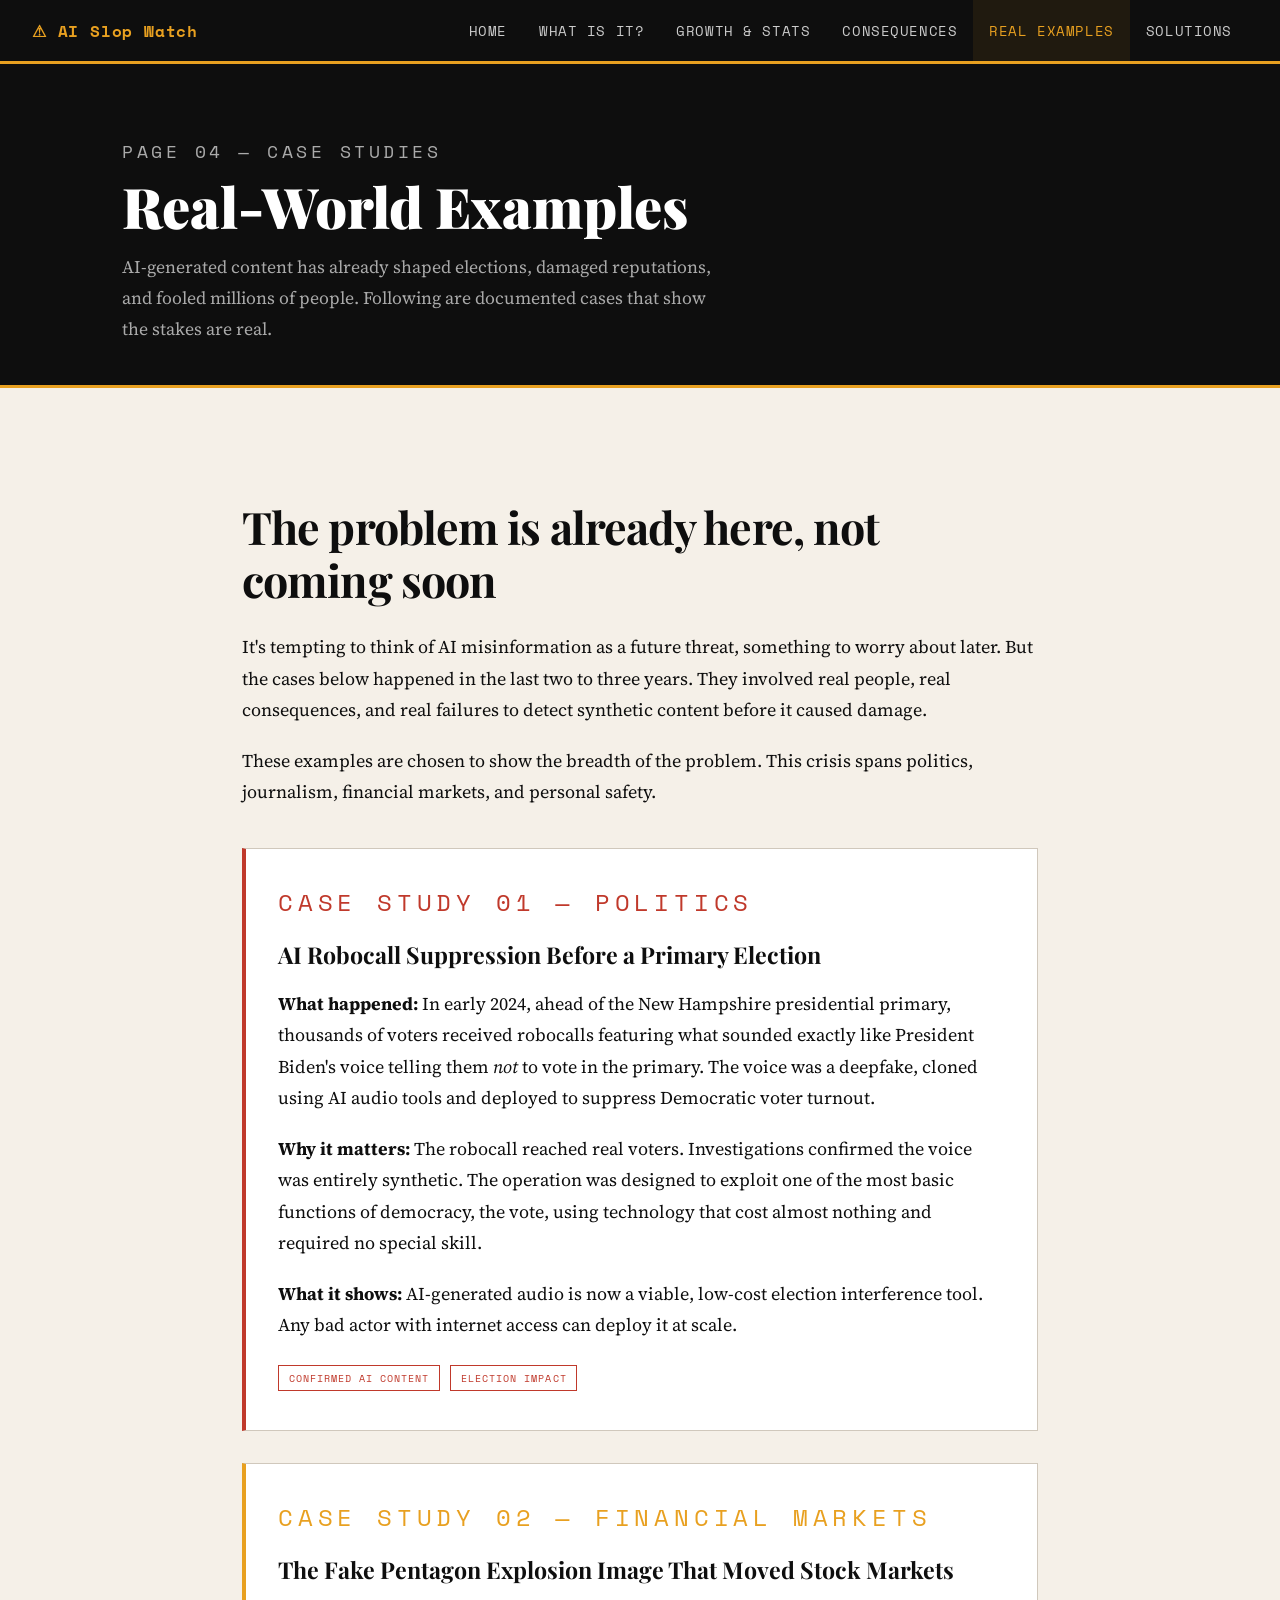
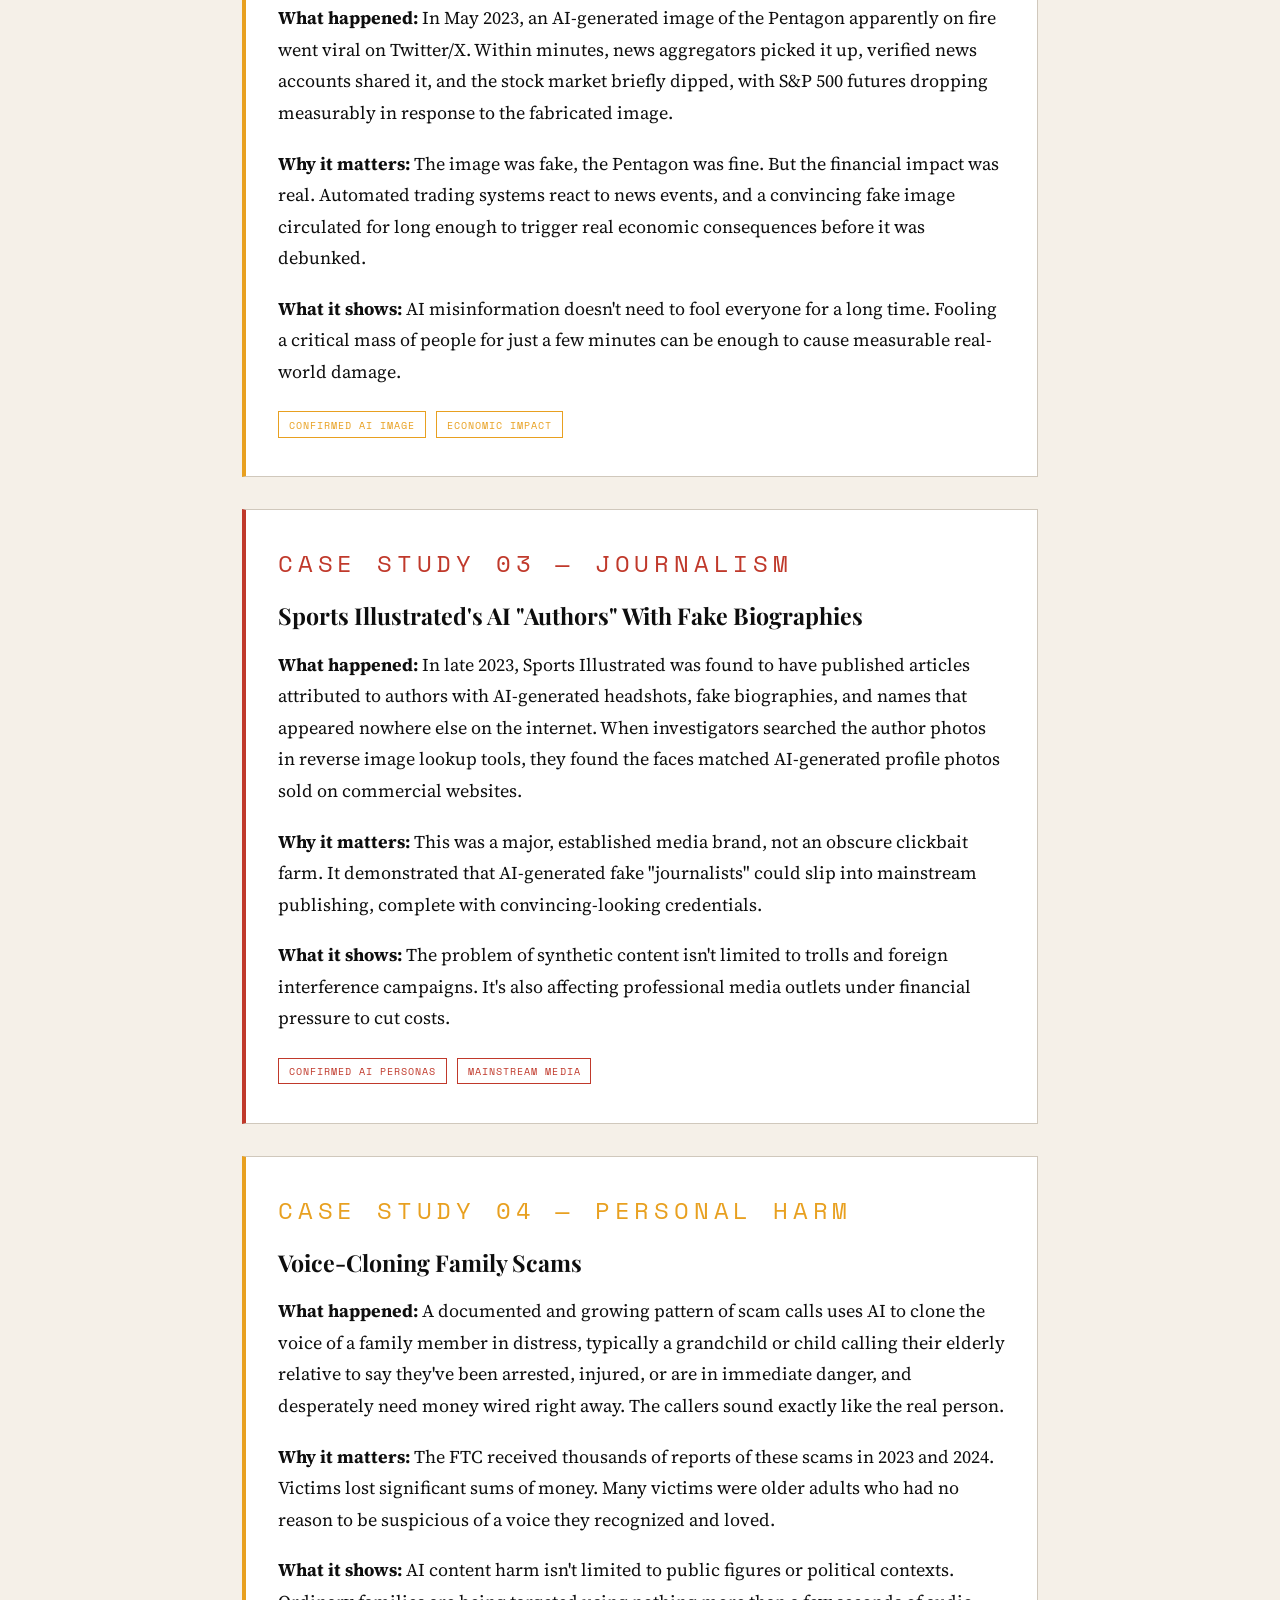
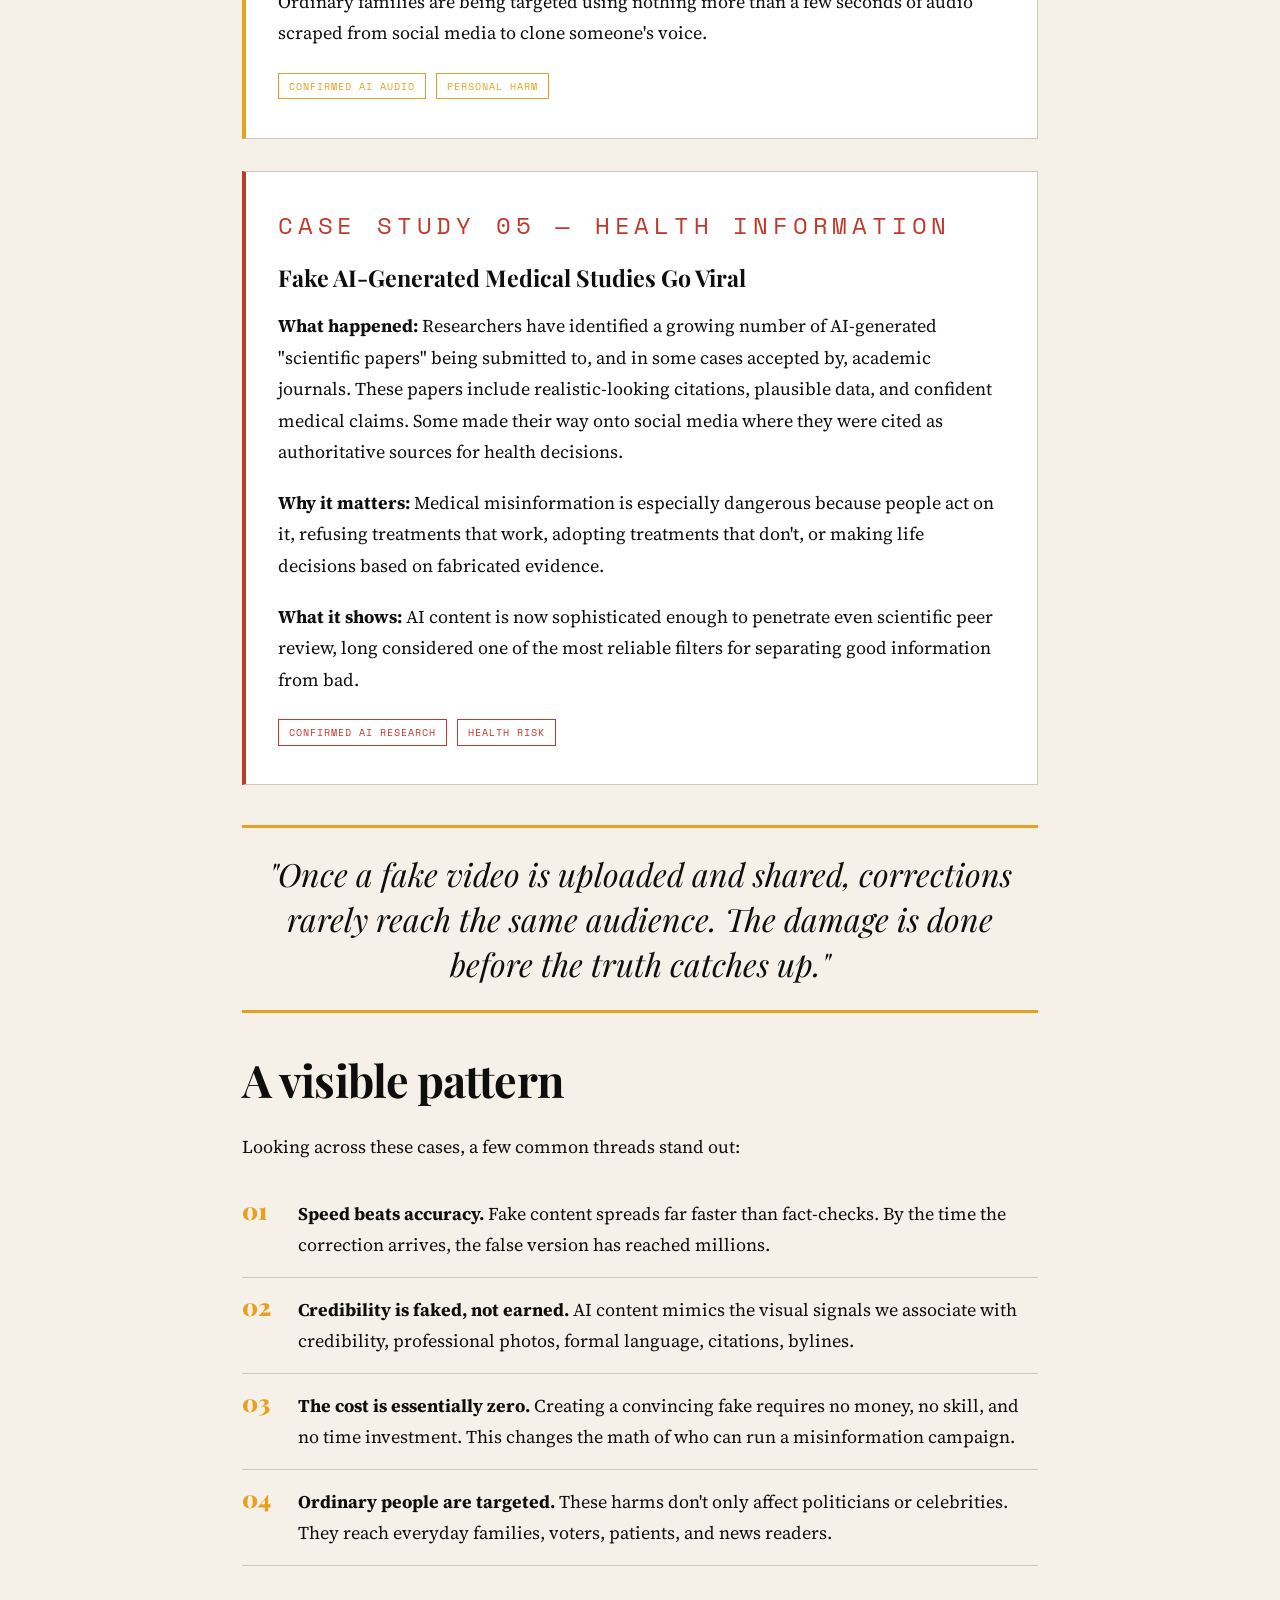
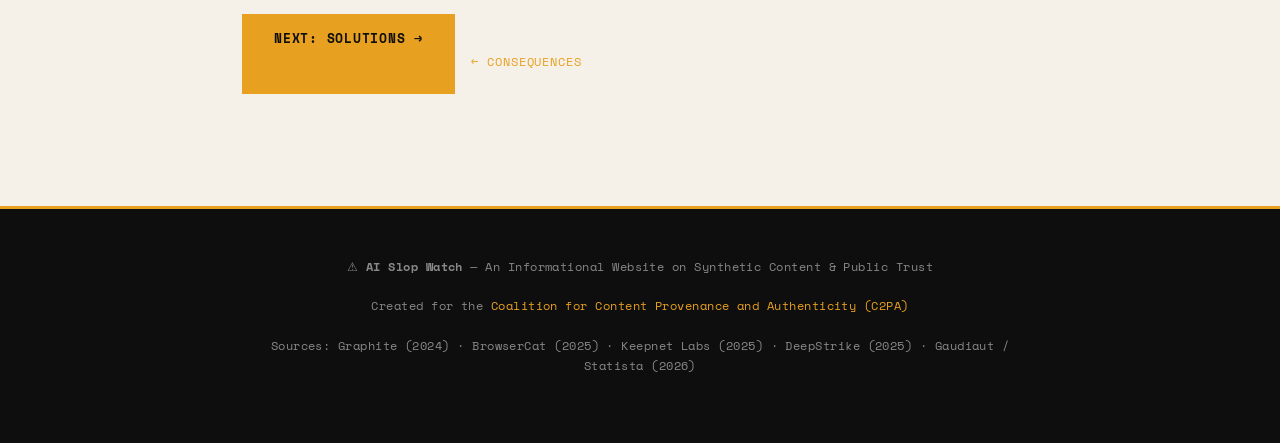
<file: examples.html>
<!DOCTYPE html>
<html lang="en">
<head>
<meta charset="UTF-8">
<meta name="viewport" content="width=device-width, initial-scale=1.0">
<title>Real-World Examples — AI Slop Watch</title>
<link rel="stylesheet" href="style.css">
</head>
<body>

<nav>
  <span class="nav-logo">⚠ AI Slop Watch</span>
  <ul class="nav-links" id="navLinks">
    <li><a href="index.html">Home</a></li>
    <li><a href="what-is-ai-content.html">What Is It?</a></li>
    <li><a href="growth.html">Growth & Stats</a></li>
    <li><a href="consequences.html">Consequences</a></li>
    <li><a href="examples.html" class="active">Real Examples</a></li>
    <li><a href="solutions.html">Solutions</a></li>
  </ul>
  <span class="nav-hamburger" onclick="toggleNav()">☰</span>
</nav>

<div class="page-header">
  <div class="section" style="padding-top:0; padding-bottom:0;">
    <p class="section-label">Page 04 — Case Studies</p>
    <h1>Real-World Examples</h1>
    <p>AI-generated content has already shaped elections, damaged reputations, and fooled millions of people. Following are documented cases that show the stakes are real.</p>
  </div>
</div>

<div class="section" style="max-width:860px; margin: 3rem auto;">

  <h2 class="section-title">The problem is already here, not coming soon</h2>
  <p>It's tempting to think of AI misinformation as a future threat, something to worry about later. But the cases below happened in the last two to three years. They involved real people, real consequences, and real failures to detect synthetic content before it caused damage.</p>
  <p>These examples are chosen to show the breadth of the problem. This crisis spans politics, journalism, financial markets, and personal safety.</p>

  <!-- Case Studies -->
  <div style="margin-top: 2.5rem;">

    <!-- Case 1 -->
    <div class="card" style="margin-bottom: 2rem; border-left: 4px solid var(--red-alert);">
      <p class="section-label" style="color: var(--red-alert);">Case Study 01 — Politics</p>
      <h3>AI Robocall Suppression Before a Primary Election</h3>
      <p><strong>What happened:</strong> In early 2024, ahead of the New Hampshire presidential primary, thousands of voters received robocalls featuring what sounded exactly like President Biden's voice telling them <em>not</em> to vote in the primary. The voice was a deepfake, cloned using AI audio tools and deployed to suppress Democratic voter turnout.</p>
      <p><strong>Why it matters:</strong> The robocall reached real voters. Investigations confirmed the voice was entirely synthetic. The operation was designed to exploit one of the most basic functions of democracy, the vote, using technology that cost almost nothing and required no special skill.</p>
      <p><strong>What it shows:</strong> AI-generated audio is now a viable, low-cost election interference tool. Any bad actor with internet access can deploy it at scale.</p>
      <span class="badge badge-red">Confirmed AI Content</span>
      <span class="badge badge-red">Election Impact</span>
    </div>

    <!-- Case 2 -->
    <div class="card" style="margin-bottom: 2rem; border-left: 4px solid var(--amber);">
      <p class="section-label">Case Study 02 — Financial Markets</p>
      <h3>The Fake Pentagon Explosion Image That Moved Stock Markets</h3>
      <p><strong>What happened:</strong> In May 2023, an AI-generated image of the Pentagon apparently on fire went viral on Twitter/X. Within minutes, news aggregators picked it up, verified news accounts shared it, and the stock market briefly dipped, with S&amp;P 500 futures dropping measurably in response to the fabricated image.</p>
      <p><strong>Why it matters:</strong> The image was fake, the Pentagon was fine. But the financial impact was real. Automated trading systems react to news events, and a convincing fake image circulated for long enough to trigger real economic consequences before it was debunked.</p>
      <p><strong>What it shows:</strong> AI misinformation doesn't need to fool everyone for a long time. Fooling a critical mass of people for just a few minutes can be enough to cause measurable real-world damage.</p>
      <span class="badge badge-amber">Confirmed AI Image</span>
      <span class="badge badge-amber">Economic Impact</span>
    </div>

    <!-- Case 3 -->
    <div class="card" style="margin-bottom: 2rem; border-left: 4px solid var(--red-alert);">
      <p class="section-label" style="color: var(--red-alert);">Case Study 03 — Journalism</p>
      <h3>Sports Illustrated's AI "Authors" With Fake Biographies</h3>
      <p><strong>What happened:</strong> In late 2023, Sports Illustrated was found to have published articles attributed to authors with AI-generated headshots, fake biographies, and names that appeared nowhere else on the internet. When investigators searched the author photos in reverse image lookup tools, they found the faces matched AI-generated profile photos sold on commercial websites.</p>
      <p><strong>Why it matters:</strong> This was a major, established media brand, not an obscure clickbait farm. It demonstrated that AI-generated fake "journalists" could slip into mainstream publishing, complete with convincing-looking credentials.</p>
      <p><strong>What it shows:</strong> The problem of synthetic content isn't limited to trolls and foreign interference campaigns. It's also affecting professional media outlets under financial pressure to cut costs.</p>
      <span class="badge badge-red">Confirmed AI Personas</span>
      <span class="badge badge-red">Mainstream Media</span>
    </div>

    <!-- Case 4 -->
    <div class="card" style="margin-bottom: 2rem; border-left: 4px solid var(--amber);">
      <p class="section-label">Case Study 04 — Personal Harm</p>
      <h3>Voice-Cloning Family Scams</h3>
      <p><strong>What happened:</strong> A documented and growing pattern of scam calls uses AI to clone the voice of a family member in distress, typically a grandchild or child calling their elderly relative to say they've been arrested, injured, or are in immediate danger, and desperately need money wired right away. The callers sound exactly like the real person.</p>
      <p><strong>Why it matters:</strong> The FTC received thousands of reports of these scams in 2023 and 2024. Victims lost significant sums of money. Many victims were older adults who had no reason to be suspicious of a voice they recognized and loved.</p>
      <p><strong>What it shows:</strong> AI content harm isn't limited to public figures or political contexts. Ordinary families are being targeted using nothing more than a few seconds of audio scraped from social media to clone someone's voice.</p>
      <span class="badge badge-amber">Confirmed AI Audio</span>
      <span class="badge badge-amber">Personal Harm</span>
    </div>

    <!-- Case 5 -->
    <div class="card" style="margin-bottom: 2rem; border-left: 4px solid var(--red-alert);">
      <p class="section-label" style="color: var(--red-alert);">Case Study 05 — Health Information</p>
      <h3>Fake AI-Generated Medical Studies Go Viral</h3>
      <p><strong>What happened:</strong> Researchers have identified a growing number of AI-generated "scientific papers" being submitted to, and in some cases accepted by, academic journals. These papers include realistic-looking citations, plausible data, and confident medical claims. Some made their way onto social media where they were cited as authoritative sources for health decisions.</p>
      <p><strong>Why it matters:</strong> Medical misinformation is especially dangerous because people act on it, refusing treatments that work, adopting treatments that don't, or making life decisions based on fabricated evidence.</p>
      <p><strong>What it shows:</strong> AI content is now sophisticated enough to penetrate even scientific peer review, long considered one of the most reliable filters for separating good information from bad.</p>
      <span class="badge badge-red">Confirmed AI Research</span>
      <span class="badge badge-red">Health Risk</span>
    </div>

  </div>

  <div class="pull-quote">
    "Once a fake video is uploaded and shared, corrections rarely reach the same audience. The damage is done before the truth catches up."
  </div>

  <h2 class="section-title">A visible pattern</h2>
  <p>Looking across these cases, a few common threads stand out:</p>
  <ul class="numbered-list">
    <li><strong>Speed beats accuracy.</strong> Fake content spreads far faster than fact-checks. By the time the correction arrives, the false version has reached millions.</li>
    <li><strong>Credibility is faked, not earned.</strong> AI content mimics the visual signals we associate with credibility, professional photos, formal language, citations, bylines.</li>
    <li><strong>The cost is essentially zero.</strong> Creating a convincing fake requires no money, no skill, and no time investment. This changes the math of who can run a misinformation campaign.</li>
    <li><strong>Ordinary people are targeted.</strong> These harms don't only affect politicians or celebrities. They reach everyday families, voters, patients, and news readers.</li>
  </ul>

  <div style="margin-top: 3rem; display: flex; gap: 1rem; flex-wrap: wrap;">
    <a href="solutions.html" class="btn">Next: Solutions →</a>
    <a href="consequences.html" class="back-link" style="line-height: 2.8;">← Consequences</a>
  </div>

</div>

<footer>
  <div class="footer-inner">
    <p>⚠ <strong>AI Slop Watch</strong> — An Informational Website on Synthetic Content &amp; Public Trust</p>
    <p>Created for the <a href="https://c2pa.org" target="_blank">Coalition for Content Provenance and Authenticity (C2PA)</a></p>
    <p>Sources: Graphite (2024) · BrowserCat (2025) · Keepnet Labs (2025) · DeepStrike (2025) · Gaudiaut / Statista (2026)</p>
  </div>
</footer>

<script>
function toggleNav() {
  document.getElementById('navLinks').classList.toggle('open');
}
</script>

</body>
</html>
</file>
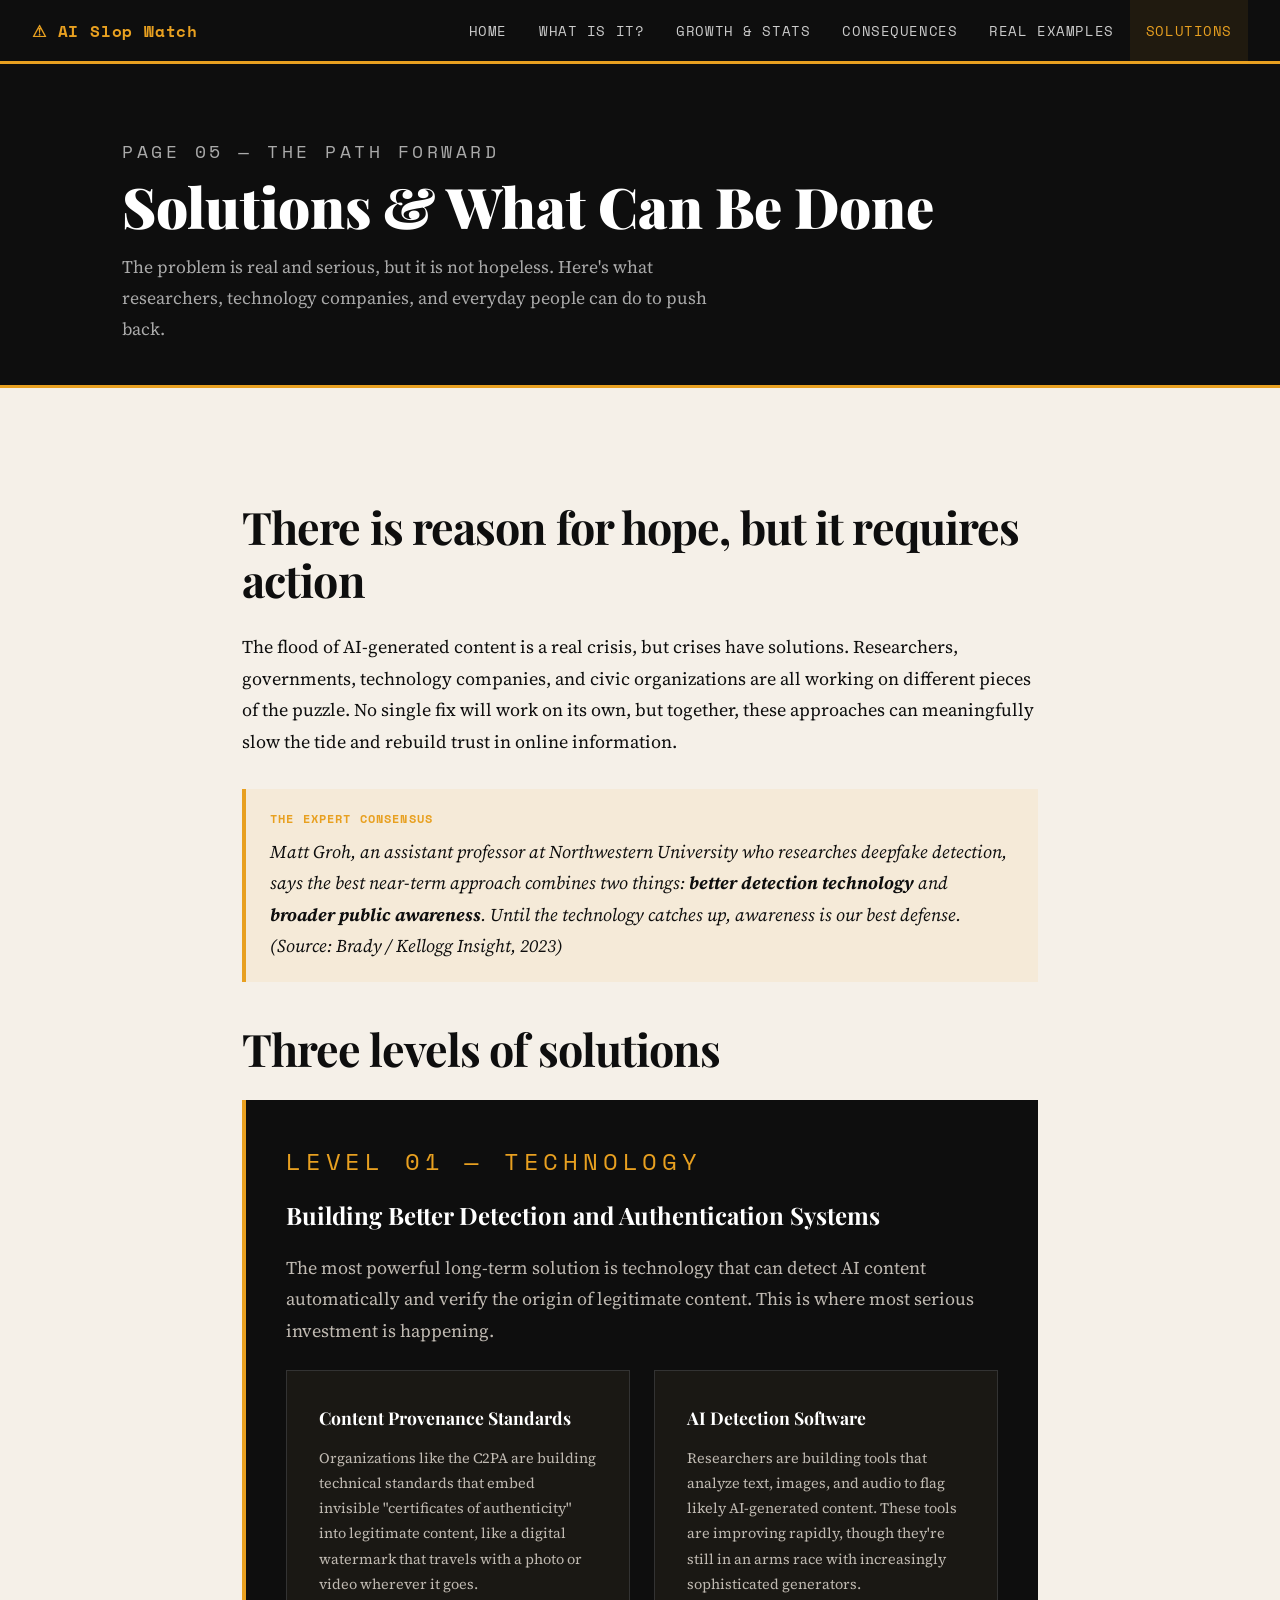
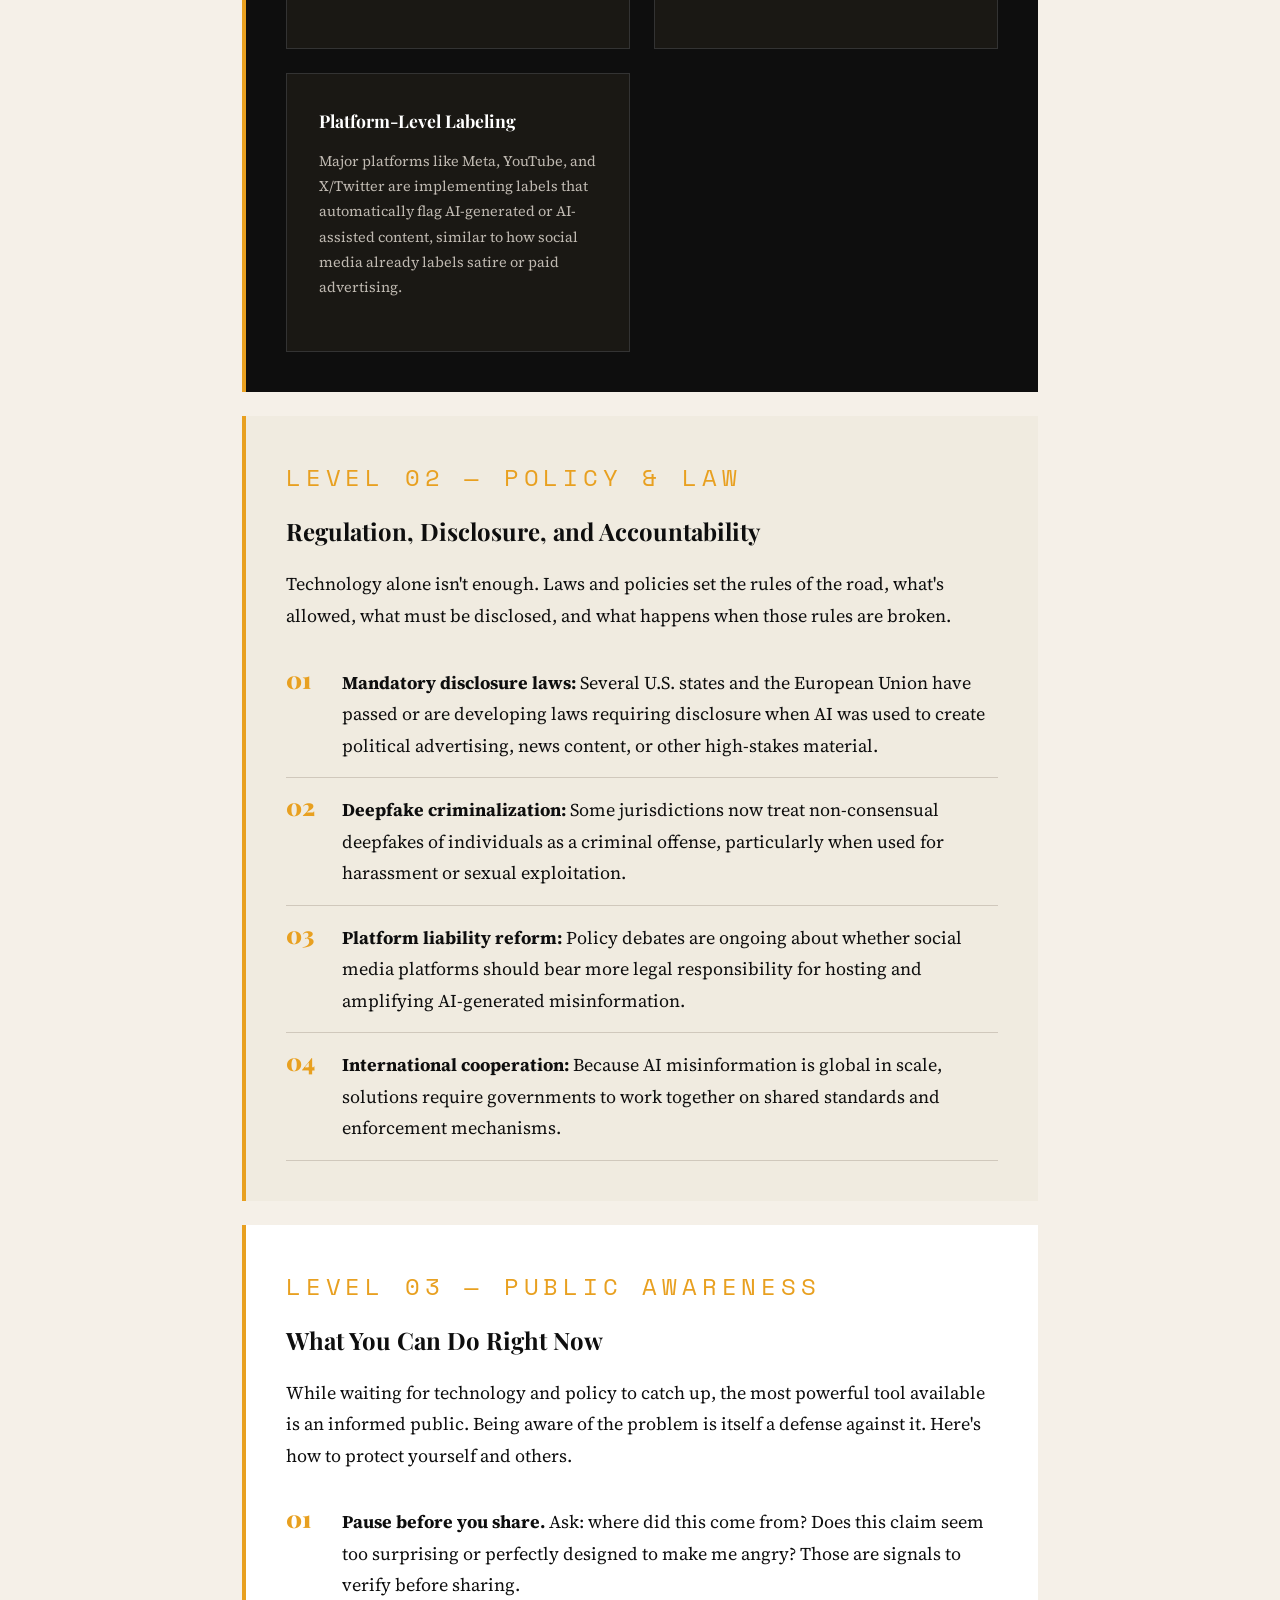
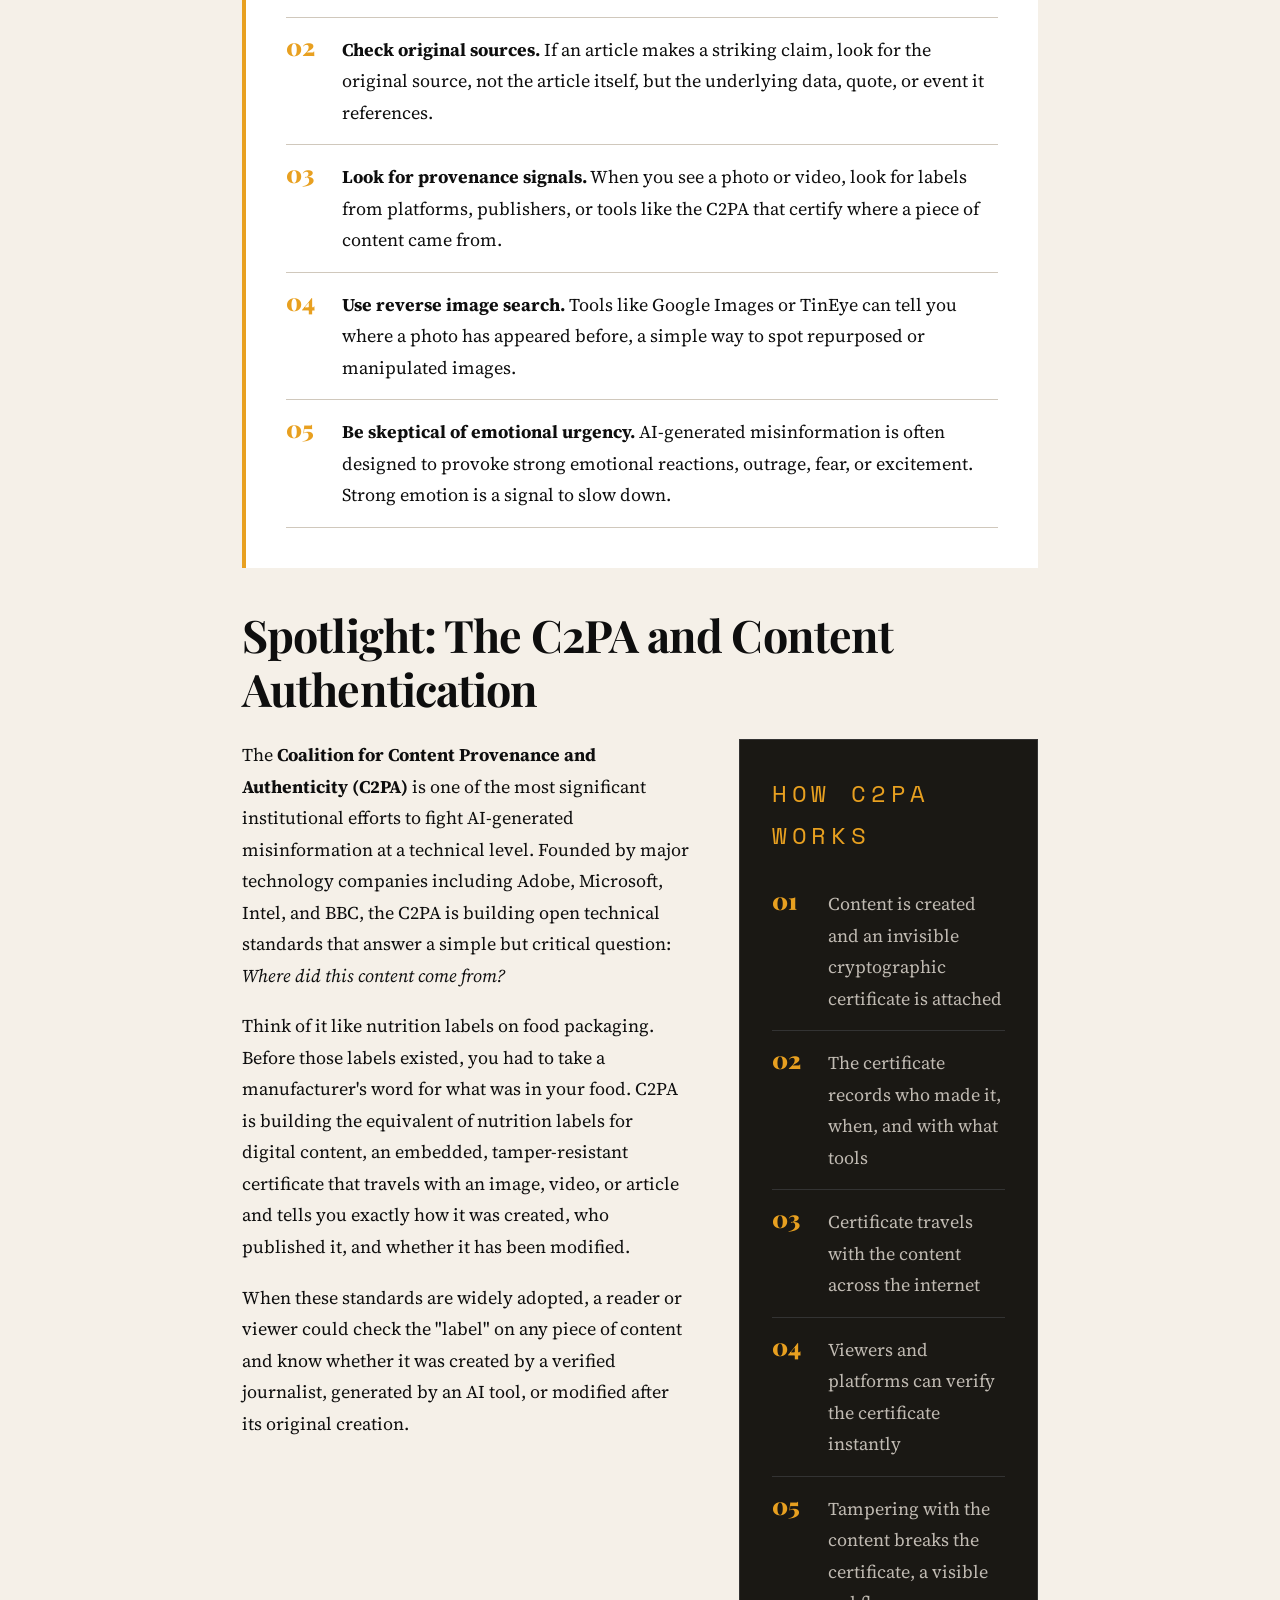
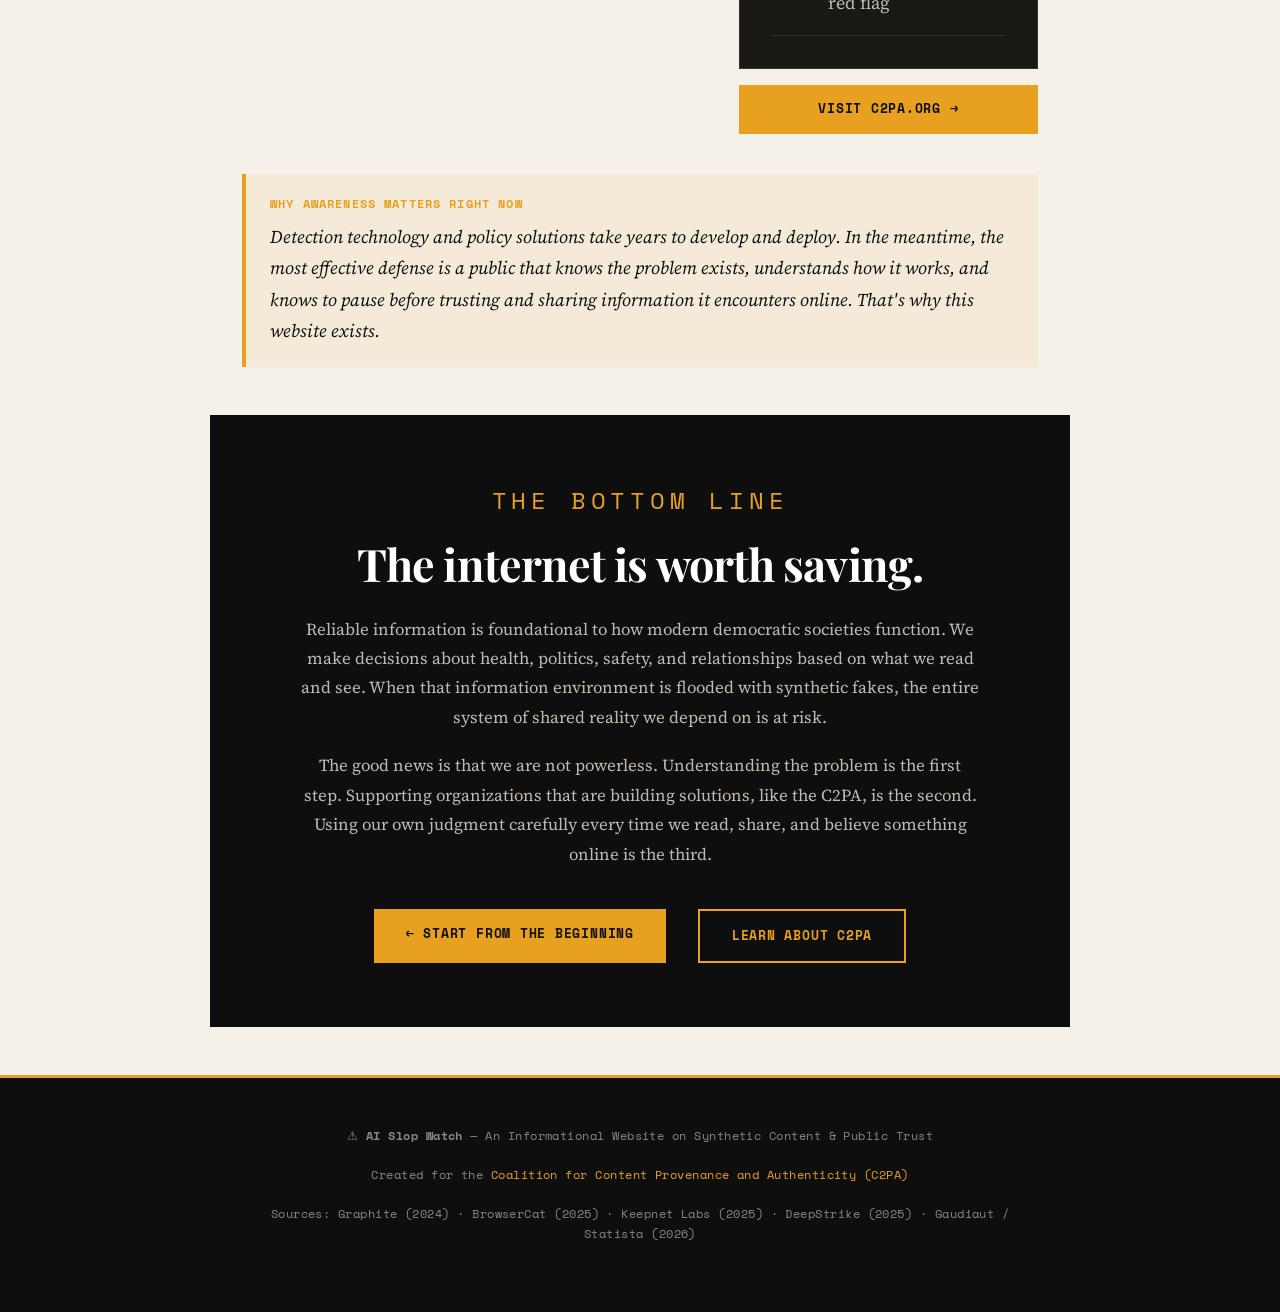
<file: solutions.html>
<!DOCTYPE html>
<html lang="en">
<head>
<meta charset="UTF-8">
<meta name="viewport" content="width=device-width, initial-scale=1.0">
<title>Solutions — AI Slop Watch</title>
<link rel="stylesheet" href="style.css">
</head>
<body>

<nav>
  <span class="nav-logo">⚠ AI Slop Watch</span>
  <ul class="nav-links" id="navLinks">
    <li><a href="index.html">Home</a></li>
    <li><a href="what-is-ai-content.html">What Is It?</a></li>
    <li><a href="growth.html">Growth & Stats</a></li>
    <li><a href="consequences.html">Consequences</a></li>
    <li><a href="examples.html">Real Examples</a></li>
    <li><a href="solutions.html" class="active">Solutions</a></li>
  </ul>
  <span class="nav-hamburger" onclick="toggleNav()">☰</span>
</nav>

<div class="page-header">
  <div class="section" style="padding-top:0; padding-bottom:0;">
    <p class="section-label">Page 05 — The Path Forward</p>
    <h1>Solutions &amp; What Can Be Done</h1>
    <p>The problem is real and serious, but it is not hopeless. Here's what researchers, technology companies, and everyday people can do to push back.</p>
  </div>
</div>

<div class="section" style="max-width:860px; margin: 3rem auto;">

  <h2 class="section-title">There is reason for hope, but it requires action</h2>
  <p>The flood of AI-generated content is a real crisis, but crises have solutions. Researchers, governments, technology companies, and civic organizations are all working on different pieces of the puzzle. No single fix will work on its own, but together, these approaches can meaningfully slow the tide and rebuild trust in online information.</p>

  <div class="callout">
    <strong>The Expert Consensus</strong>
    Matt Groh, an assistant professor at Northwestern University who researches deepfake detection, says the best near-term approach combines two things: <b>better detection technology</b> and <b>broader public awareness</b>. Until the technology catches up, awareness is our best defense. (Source: Brady / Kellogg Insight, 2023)
  </div>

  <!-- Solution Categories -->
  <h2 class="section-title" style="margin-top: 2.5rem;">Three levels of solutions</h2>

  <!-- Level 1 -->
  <div class="section-alt" style="background: var(--ink); color: white; padding: 2.5rem; margin: 1.5rem 0; border-left: 4px solid var(--amber);">
    <p class="section-label">Level 01 — Technology</p>
    <h3 style="color:white; font-size: 1.5rem; margin-bottom: 1rem;">Building Better Detection and Authentication Systems</h3>
    <p style="color: #c0bab2;">The most powerful long-term solution is technology that can detect AI content automatically and verify the origin of legitimate content. This is where most serious investment is happening.</p>
    <div class="card-grid" style="margin-top: 1.5rem;">
      <div class="card card-dark">
        <h3 style="font-size: 1.1rem;">Content Provenance Standards</h3>
        <p style="color: #c0bab2; font-size:0.9rem;">Organizations like the C2PA are building technical standards that embed invisible "certificates of authenticity" into legitimate content, like a digital watermark that travels with a photo or video wherever it goes.</p>
      </div>
      <div class="card card-dark">
        <h3 style="font-size: 1.1rem;">AI Detection Software</h3>
        <p style="color: #c0bab2; font-size:0.9rem;">Researchers are building tools that analyze text, images, and audio to flag likely AI-generated content. These tools are improving rapidly, though they're still in an arms race with increasingly sophisticated generators.</p>
      </div>
      <div class="card card-dark">
        <h3 style="font-size: 1.1rem;">Platform-Level Labeling</h3>
        <p style="color: #c0bab2; font-size:0.9rem;">Major platforms like Meta, YouTube, and X/Twitter are implementing labels that automatically flag AI-generated or AI-assisted content, similar to how social media already labels satire or paid advertising.</p>
      </div>
    </div>
  </div>

  <!-- Level 2 -->
  <div style="background: var(--section-alt); padding: 2.5rem; margin: 1.5rem 0; border-left: 4px solid var(--amber);">
    <p class="section-label">Level 02 — Policy & Law</p>
    <h3 style="font-size: 1.5rem; margin-bottom: 1rem;">Regulation, Disclosure, and Accountability</h3>
    <p>Technology alone isn't enough. Laws and policies set the rules of the road, what's allowed, what must be disclosed, and what happens when those rules are broken.</p>
    <ul class="numbered-list" style="margin-top: 1rem;">
      <li><strong>Mandatory disclosure laws:</strong> Several U.S. states and the European Union have passed or are developing laws requiring disclosure when AI was used to create political advertising, news content, or other high-stakes material.</li>
      <li><strong>Deepfake criminalization:</strong> Some jurisdictions now treat non-consensual deepfakes of individuals as a criminal offense, particularly when used for harassment or sexual exploitation.</li>
      <li><strong>Platform liability reform:</strong> Policy debates are ongoing about whether social media platforms should bear more legal responsibility for hosting and amplifying AI-generated misinformation.</li>
      <li><strong>International cooperation:</strong> Because AI misinformation is global in scale, solutions require governments to work together on shared standards and enforcement mechanisms.</li>
    </ul>
  </div>

  <!-- Level 3 -->
  <div style="padding: 2.5rem; margin: 1.5rem 0; border-left: 4px solid var(--amber); background: white;">
    <p class="section-label">Level 03 — Public Awareness</p>
    <h3 style="font-size: 1.5rem; margin-bottom: 1rem;">What You Can Do Right Now</h3>
    <p>While waiting for technology and policy to catch up, the most powerful tool available is an informed public. Being aware of the problem is itself a defense against it. Here's how to protect yourself and others.</p>
    <ul class="numbered-list" style="margin-top: 1rem;">
      <li><strong>Pause before you share.</strong> Ask: where did this come from? Does this claim seem too surprising or perfectly designed to make me angry? Those are signals to verify before sharing.</li>
      <li><strong>Check original sources.</strong> If an article makes a striking claim, look for the original source, not the article itself, but the underlying data, quote, or event it references.</li>
      <li><strong>Look for provenance signals.</strong> When you see a photo or video, look for labels from platforms, publishers, or tools like the C2PA that certify where a piece of content came from.</li>
      <li><strong>Use reverse image search.</strong> Tools like Google Images or TinEye can tell you where a photo has appeared before, a simple way to spot repurposed or manipulated images.</li>
      <li><strong>Be skeptical of emotional urgency.</strong> AI-generated misinformation is often designed to provoke strong emotional reactions, outrage, fear, or excitement. Strong emotion is a signal to slow down.</li>
    </ul>
  </div>

  <!-- C2PA Section -->
  <h2 class="section-title" style="margin-top: 2.5rem;">Spotlight: The C2PA and Content Authentication</h2>
  <div class="two-col-60">
    <div>
      <p>The <strong>Coalition for Content Provenance and Authenticity (C2PA)</strong> is one of the most significant institutional efforts to fight AI-generated misinformation at a technical level. Founded by major technology companies including Adobe, Microsoft, Intel, and BBC, the C2PA is building open technical standards that answer a simple but critical question: <em>Where did this content come from?</em></p>
      <p>Think of it like nutrition labels on food packaging. Before those labels existed, you had to take a manufacturer's word for what was in your food. C2PA is building the equivalent of nutrition labels for digital content, an embedded, tamper-resistant certificate that travels with an image, video, or article and tells you exactly how it was created, who published it, and whether it has been modified.</p>
      <p>When these standards are widely adopted, a reader or viewer could check the "label" on any piece of content and know whether it was created by a verified journalist, generated by an AI tool, or modified after its original creation.</p>
    </div>
    <div>
      <div class="card card-dark">
        <p class="section-label" style="margin-bottom: 1rem;">How C2PA Works</p>
        <ul class="numbered-list" style="color: #c0bab2;">
          <li style="color:#c0bab2; border-color:#333;">Content is created and an invisible cryptographic certificate is attached</li>
          <li style="color:#c0bab2; border-color:#333;">The certificate records who made it, when, and with what tools</li>
          <li style="color:#c0bab2; border-color:#333;">Certificate travels with the content across the internet</li>
          <li style="color:#c0bab2; border-color:#333;">Viewers and platforms can verify the certificate instantly</li>
          <li style="color:#c0bab2; border-color:#333;">Tampering with the content breaks the certificate, a visible red flag</li>
        </ul>
      </div>
      <div style="margin-top: 1rem;">
        <a href="https://c2pa.org" target="_blank" class="btn" style="display: block; text-align:center;">Visit C2PA.org →</a>
      </div>
    </div>
  </div>

  <div class="callout" style="margin-top: 2.5rem;">
    <strong>Why Awareness Matters Right Now</strong>
    Detection technology and policy solutions take years to develop and deploy. In the meantime, the most effective defense is a public that knows the problem exists, understands how it works, and knows to pause before trusting and sharing information it encounters online. That's why this website exists.
  </div>

  <!-- Final Message -->
  <div class="section-dark" style="margin: 3rem -2rem -4rem; padding: 4rem 2rem;">
    <div style="max-width: 680px; margin: 0 auto; text-align: center;">
      <p class="section-label" style="text-align:center; margin-bottom: 1rem;">The Bottom Line</p>
      <h2 class="section-title" style="text-align:center;">The internet is worth saving.</h2>
      <p style="color: #c0bab2; font-size: 1.05rem;">Reliable information is foundational to how modern democratic societies function. We make decisions about health, politics, safety, and relationships based on what we read and see. When that information environment is flooded with synthetic fakes, the entire system of shared reality we depend on is at risk.</p>
      <p style="color: #c0bab2; font-size: 1.05rem; margin-top: 1rem;">The good news is that we are not powerless. Understanding the problem is the first step. Supporting organizations that are building solutions, like the C2PA, is the second. Using our own judgment carefully every time we read, share, and believe something online is the third.</p>
      <div style="margin-top: 2.5rem; display: flex; gap: 1rem; flex-wrap: wrap; justify-content: center;">
        <a href="index.html" class="btn">← Start From the Beginning</a>
        <a href="https://c2pa.org" target="_blank" class="btn btn-ghost">Learn About C2PA</a>
      </div>
    </div>
  </div>

</div>

<footer>
  <div class="footer-inner">
    <p>⚠ <strong>AI Slop Watch</strong> — An Informational Website on Synthetic Content &amp; Public Trust</p>
    <p>Created for the <a href="https://c2pa.org" target="_blank">Coalition for Content Provenance and Authenticity (C2PA)</a></p>
    <p>Sources: Graphite (2024) · BrowserCat (2025) · Keepnet Labs (2025) · DeepStrike (2025) · Gaudiaut / Statista (2026)</p>
  </div>
</footer>

<script>
function toggleNav() {
  document.getElementById('navLinks').classList.toggle('open');
}
</script>

</body>
</html>
</file>
<file: style.css>
@import url('https://fonts.googleapis.com/css2?family=Playfair+Display:wght@700;900&family=Source+Serif+4:ital,wght@0,300;0,400;0,600;1,400&family=Space+Mono:wght@400;700&display=swap');

/* ── Variables ── */
:root {
  --ink: #0e0e0e;
  --paper: #f5f0e8;
  --amber: #e8a020;
  --amber-light: #ffc84a;
  --red-alert: #c0392b;
  --muted: #6b6560;
  --border: #d0c8bc;
  --white: #ffffff;
  --card-bg: #1a1814;
  --section-alt: #f0ebe0;
  --nav-bg: #0e0e0e;
}

/* ── Reset ── */
*, *::before, *::after { box-sizing: border-box; margin: 0; padding: 0; }
html { scroll-behavior: smooth; }
body {
  font-family: 'Source Serif 4', Georgia, serif;
  font-size: 18px;
  line-height: 1.75;
  background: var(--paper);
  color: var(--ink);
}
img { max-width: 100%; display: block; }
a { color: var(--amber); text-decoration: none; }
a:hover { text-decoration: underline; }

/* ── Navigation ── */
nav {
  background: var(--nav-bg);
  position: sticky;
  top: 0;
  z-index: 100;
  padding: 0 2rem;
  display: flex;
  align-items: center;
  justify-content: space-between;
  height: 64px;
  border-bottom: 3px solid var(--amber);
}
.nav-logo {
  font-family: 'Space Mono', monospace;
  font-size: 1rem;
  font-weight: 700;
  color: var(--amber);
  letter-spacing: 0.05em;
  white-space: nowrap;
}
.nav-links {
  display: flex;
  gap: 0;
  list-style: none;
}
.nav-links a {
  display: block;
  color: #ccc;
  font-family: 'Space Mono', monospace;
  font-size: 0.9rem;
  letter-spacing: 0.04em;
  text-transform: uppercase;
  padding: 0 1rem;
  height: 64px;
  line-height: 64px;
  transition: color 0.2s, background 0.2s;
}
.nav-links a:hover, .nav-links a.active {
  color: var(--amber);
  background: rgba(232,160,32,0.08);
  text-decoration: none;
}
.nav-hamburger { display: none; cursor: pointer; color: var(--amber); font-size: 1.5rem; }

/* ── Hero ── */
.hero {
  background: var(--ink);
  color: var(--white);
  padding: 5rem 2rem 4rem;
  text-align: center;
  position: relative;
  overflow: hidden;
}
.hero::before {
  content: '';
  position: absolute; inset: 0;
  background: repeating-linear-gradient(
    0deg,
    transparent,
    transparent 2px,
    rgba(232,160,32,0.04) 2px,
    rgba(232,160,32,0.04) 4px
  );
  pointer-events: none;
}
.hero-eyebrow {
  font-family: 'Space Mono', monospace;
  font-size: 0.9rem;
  letter-spacing: 0.2em;
  text-transform: uppercase;
  color: var(--amber);
  margin-bottom: 1.5rem;
}
.hero h1 {
  font-family: 'Playfair Display', serif;
  font-size: clamp(2.8rem, 7vw, 5.5rem);
  font-weight: 900;
  line-height: 1.05;
  letter-spacing: -0.02em;
  margin-bottom: 1.5rem;
}
.hero h1 em { color: var(--amber); font-style: italic; }
.hero-sub {
  font-size: 1.15rem;
  color: #c0bab2;
  max-width: 640px;
  margin: 0 auto 2.5rem;
  line-height: 1.65;
}
.btn {
  display: inline-block;
  background: var(--amber);
  color: var(--ink);
  font-family: 'Space Mono', monospace;
  font-size: 0.8rem;
  font-weight: 700;
  letter-spacing: 0.06em;
  text-transform: uppercase;
  padding: 0.85rem 2rem;
  border: none;
  cursor: pointer;
  transition: background 0.2s, transform 0.15s;
}
.btn:hover { background: var(--amber-light); transform: translateY(-2px); text-decoration: none; }
.btn-ghost {
  background: transparent;
  border: 2px solid var(--amber);
  color: var(--amber);
  margin-left: 1rem;
}
.btn-ghost:hover { background: var(--amber); color: var(--ink); }

/* ── Stat Bar ── */
.stat-bar {
  background: var(--card-bg);
  color: var(--white);
  display: grid;
  grid-template-columns: repeat(3, 1fr);
  border-top: 1px solid #333;
}
.stat-item {
  padding: 2rem 1.5rem;
  text-align: center;
  border-right: 1px solid #333;
}
.stat-item:last-child { border-right: none; }
.stat-number {
  font-family: 'Playfair Display', serif;
  font-size: clamp(2rem, 4vw, 3rem);
  font-weight: 900;
  color: var(--amber);
  line-height: 1;
  margin-bottom: 0.4rem;
}
.stat-label {
  font-family: 'Space Mono', monospace;
  font-size: 0.7rem;
  letter-spacing: 0.08em;
  text-transform: uppercase;
  color: #fffcfc;
}

/* ── Page Sections ── */
.section { padding: 4rem 2rem; max-width: 1100px; margin: 0 auto; }
.section-alt { background: var(--section-alt); }
.section-dark { background: var(--ink); color: var(--white); padding: 4rem 2rem; }
.section-dark .section { color: var(--white); }

.section-label {
  font-family: 'Space Mono', monospace;
  font-size: 1.5rem;
  letter-spacing: 0.2em;
  text-transform: uppercase;
  color: var(--amber);
  margin-bottom: 0.75rem;
}
h2.section-title {
  font-family: 'Playfair Display', serif;
  font-size: clamp(1.8rem, 3.5vw, 2.8rem);
  font-weight: 700;
  line-height: 1.2;
  margin-bottom: 1.5rem;
  letter-spacing: -0.02em;
}
h3 {
  font-family: 'Playfair Display', serif;
  font-size: 1.45rem;
  font-weight: 700;
  margin-bottom: 0.75rem;
}
p { margin-bottom: 1.2rem; }

/* ── Callout Box ── */
.callout {
  border-left: 4px solid var(--amber);
  background: rgba(232,160,32,0.08);
  padding: 1.25rem 1.5rem;
  margin: 2rem 0;
  font-style: italic;
}
.callout strong {
  display: block;
  font-family: 'Space Mono', monospace;
  font-style: normal;
  font-size: 0.72rem;
  letter-spacing: 0.1em;
  text-transform: uppercase;
  color: var(--amber);
  margin-bottom: 0.4rem;
}
.alert-callout {
  border-left-color: var(--red-alert);
  background: rgba(192,57,43,0.07);
}
.alert-callout strong { color: var(--red-alert); }

/* ── Cards ── */
.card-grid {
  display: grid;
  grid-template-columns: repeat(auto-fit, minmax(280px, 1fr));
  gap: 1.5rem;
  margin-top: 2rem;
}
.card {
  background: var(--white);
  border: 1px solid var(--border);
  padding: 2rem;
  position: relative;
}
.card-dark {
  background: #1a1814;
  border-color: #333;
  color: var(--white);
}
.card-num {
  font-family: 'Playfair Display', serif;
  font-size: 3.5rem;
  font-weight: 900;
  color: var(--amber);
  line-height: 1;
  margin-bottom: 0.5rem;
  opacity: 0.8;
}

/* ── Chart Container ── */
.chart-wrapper {
  background: var(--white);
  border: 1px solid var(--border);
  padding: 2rem;
  margin: 2rem 0;
}
.chart-wrapper canvas { max-height: 380px; }
.chart-caption {
  font-family: 'Space Mono', monospace;
  font-size: 0.72rem;
  color: var(--muted);
  margin-top: 1rem;
  letter-spacing: 0.03em;
}

/* ── Comparison Table ── */
.compare-table {
  width: 100%;
  border-collapse: collapse;
  margin: 2rem 0;
  font-size: 0.95rem;
}
.compare-table th {
  font-family: 'Space Mono', monospace;
  font-size: 0.75rem;
  letter-spacing: 0.1em;
  text-transform: uppercase;
  padding: 1rem;
  text-align: left;
  border-bottom: 3px solid var(--amber);
}
.compare-table th.col-ai { color: var(--red-alert); }
.compare-table th.col-human { color: #2e7d32; }
.compare-table td {
  padding: 0.9rem 1rem;
  border-bottom: 1px solid var(--border);
  vertical-align: top;
}
.compare-table tr:nth-child(even) td { background: var(--section-alt); }

/* ── Process Diagram ── */
.process-flow {
  display: flex;
  flex-wrap: wrap;
  align-items: center;
  gap: 0;
  margin: 2rem 0;
}
.process-step {
  flex: 1;
  min-width: 140px;
  background: var(--ink);
  color: var(--white);
  padding: 1.5rem 1rem;
  text-align: center;
  position: relative;
}
.process-step:nth-child(odd) { background: var(--ink); }
.process-step:nth-child(even) { background: #2a2520; }
.step-icon { font-size: 2rem; margin-bottom: 0.5rem; }
.step-label {
  font-family: 'Space Mono', monospace;
  font-size: 0.68rem;
  letter-spacing: 0.08em;
  text-transform: uppercase;
  color: var(--amber);
  margin-bottom: 0.3rem;
}
.step-desc { font-size: 0.85rem; color: #c0bab2; line-height: 1.45; }
.process-arrow {
  color: var(--amber);
  font-size: 1.5rem;
  padding: 0 0.3rem;
  flex-shrink: 0;
}

/* ── Page Header (interior pages) ── */
.page-header {
  background: var(--ink);
  color: var(--white);
  padding: 3.5rem 2rem 2.5rem;
  border-bottom: 3px solid var(--amber);
}
.page-header .section-label { margin-bottom: 0.5rem; }
.page-header h1 {
  font-family: 'Playfair Display', serif;
  font-size: clamp(2rem, 5vw, 3.5rem);
  font-weight: 900;
  line-height: 1.1;
}
.page-header p {
  color: #aaa;
  font-size: 1.1rem;
  max-width: 600px;
  margin: 1rem 0 0;
}

/* ── Footer ── */
footer {
  background: var(--ink);
  color: #888;
  padding: 3rem 2rem;
  text-align: center;
  font-family: 'Space Mono', monospace;
  font-size: 0.72rem;
  letter-spacing: 0.04em;
  border-top: 3px solid var(--amber);
}
footer a { color: var(--amber); }
footer .footer-inner { max-width: 800px; margin: 0 auto; }
footer p + p { margin-top: 0.75rem; }

/* ── Source Tag ── */
.source-tag {
  font-family: 'Space Mono', monospace;
  font-size: 0.68rem;
  color: var(--muted);
  letter-spacing: 0.04em;
  margin-top: -0.8rem;
  margin-bottom: 1.2rem;
}

/* ── Two-col layout ── */
.two-col { display: grid; grid-template-columns: 1fr 1fr; gap: 3rem; align-items: start; }
.two-col-60 { display: grid; grid-template-columns: 3fr 2fr; gap: 3rem; align-items: start; }

/* ── Pull Quote ── */
.pull-quote {
  font-family: 'Playfair Display', serif;
  font-size: clamp(1.4rem, 3vw, 2rem);
  font-style: italic;
  line-height: 1.4;
  color: var(--ink);
  border-top: 3px solid var(--amber);
  border-bottom: 3px solid var(--amber);
  padding: 1.5rem 0;
  margin: 2.5rem 0;
  text-align: center;
}

/* ── Badge / Tag ── */
.badge {
  display: inline-block;
  font-family: 'Space Mono', monospace;
  font-size: 0.65rem;
  letter-spacing: 0.1em;
  text-transform: uppercase;
  padding: 0.2rem 0.6rem;
  border: 1px solid;
  margin-right: 0.4rem;
  margin-bottom: 0.4rem;
}
.badge-amber { border-color: var(--amber); color: var(--amber); }
.badge-red { border-color: var(--red-alert); color: var(--red-alert); }

/* ── Number list ── */
.numbered-list { list-style: none; counter-reset: steps; }
.numbered-list li {
  counter-increment: steps;
  padding: 1rem 0 1rem 3.5rem;
  border-bottom: 1px solid var(--border);
  position: relative;
}
.numbered-list li::before {
  content: counter(steps, decimal-leading-zero);
  position: absolute;
  left: 0;
  top: 1rem;
  font-family: 'Playfair Display', serif;
  font-size: 1.5rem;
  font-weight: 900;
  color: var(--amber);
  line-height: 1;
}

/* ── Back to top ── */
.back-link {
  font-family: 'Space Mono', monospace;
  font-size: 0.72rem;
  letter-spacing: 0.08em;
  text-transform: uppercase;
  display: inline-block;
  margin: 2rem 0 1rem;
}

/* ── Responsive ── */
@media (max-width: 768px) {
  .nav-links { display: none; flex-direction: column; position: absolute; top: 64px; left: 0; right: 0; background: var(--nav-bg); padding: 1rem 0; }
  .nav-links.open { display: flex; }
  .nav-links a { height: auto; line-height: 2.5; padding: 0 1.5rem; }
  .nav-hamburger { display: block; }
  .stat-bar { grid-template-columns: 1fr; }
  .stat-item { border-right: none; border-bottom: 1px solid #333; }
  .two-col, .two-col-60 { grid-template-columns: 1fr; }
  .process-flow { flex-direction: column; }
  .process-arrow { transform: rotate(90deg); }
  .hero { padding: 3rem 1.5rem 2.5rem; }
  .btn-ghost { margin-left: 0; margin-top: 0.75rem; }
}
</file>
